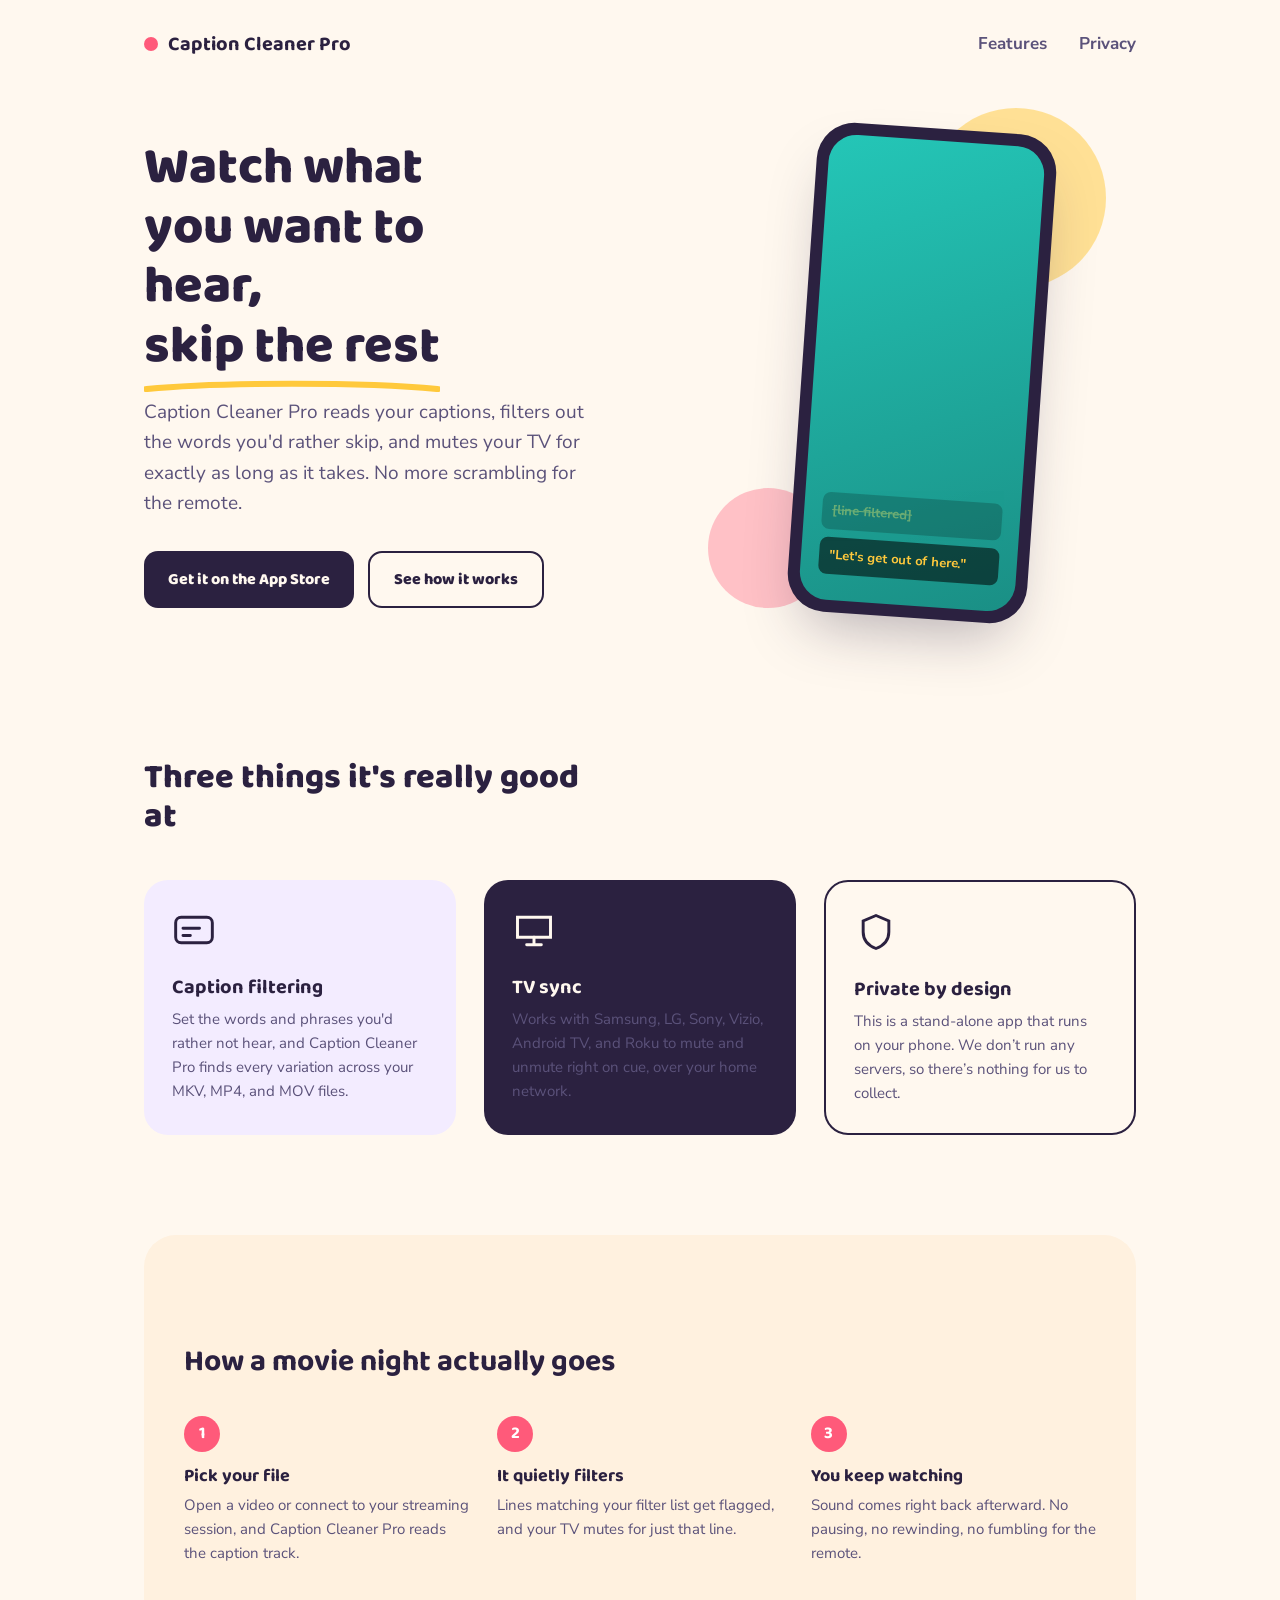
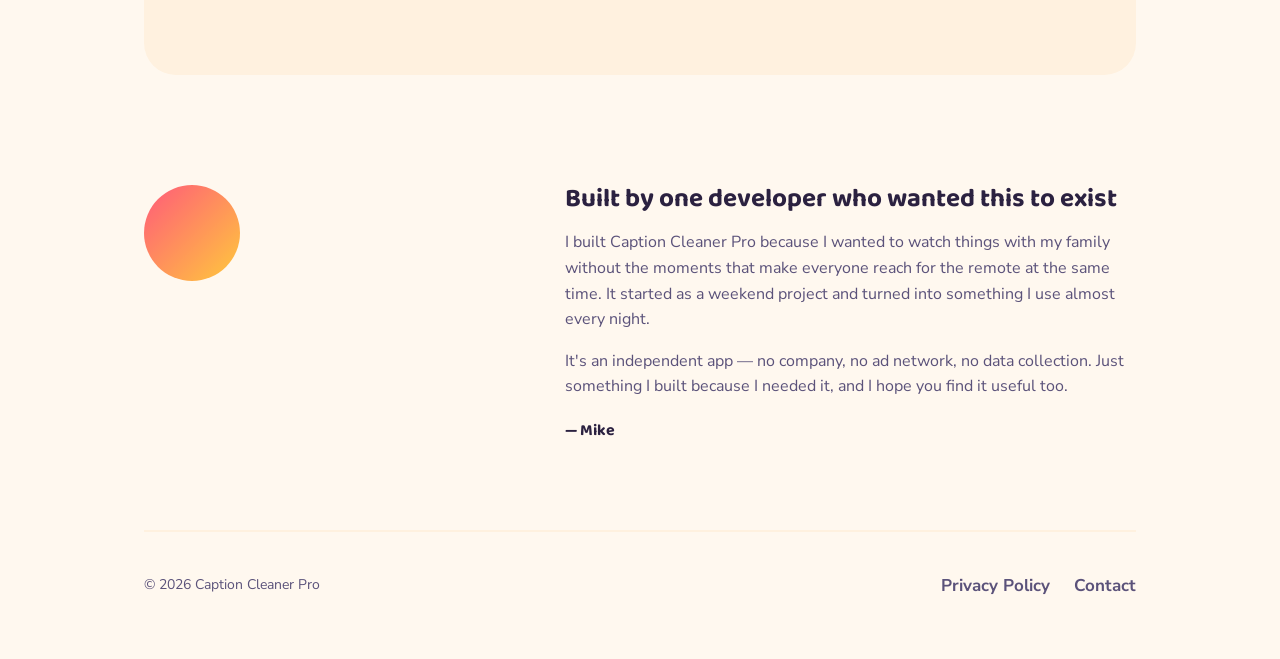
<file: index.html>
<!DOCTYPE html>
<html lang="en">
<head>
<meta charset="UTF-8">
<meta name="viewport" content="width=device-width, initial-scale=1.0">
<title>Caption Cleaner Pro — Watch on your terms</title>
<meta name="description" content="Caption Cleaner Pro filters what your captions say and quietly mutes your TV at the right moment.">
<link rel="stylesheet" href="style.css">
</head>
<body>

<div class="wrap">
  <nav class="nav">
    <a href="index.html" class="nav-brand"><span class="dot"></span>Caption Cleaner Pro</a>
    <div>
      <a href="#features" class="nav-link">Features</a>
      <a href="privacy-policy.html" class="nav-link">Privacy</a>
    </div>
  </nav>

  <section class="hero">
    <div>
      <h1>Watch what you want to hear, <span class="underline">skip the rest<svg viewBox="0 0 200 14" preserveAspectRatio="none"><path d="M2 9 C 50 2, 150 2, 198 9" stroke="#FFC93C" stroke-width="6" fill="none" stroke-linecap="round"/></svg></span></h1>
      <p class="lede">Caption Cleaner Pro reads your captions, filters out the words you'd rather skip, and mutes your TV for exactly as long as it takes. No more scrambling for the remote.</p>
      <div class="cta-row">
        <a class="btn btn-primary" href="#">Get it on the App Store</a>
        <a class="btn btn-secondary" href="#how">See how it works</a>
      </div>
    </div>
    <div class="phone-stage">
      <div class="blob blob-1"></div>
      <div class="blob blob-2"></div>
      <div class="phone">
        <div class="phone-screen">
          <div class="phone-caption muted">[line filtered]</div>
          <div class="phone-caption">"Let's get out of here."</div>
        </div>
      </div>
    </div>
  </section>

  <section class="features" id="features">
    <div class="features-head">
      <h2>Three things it's really good at</h2>
    </div>
    <div class="feature-grid">
      <div class="feature feature-1">
        <svg class="icon" viewBox="0 0 24 24" fill="none"><rect x="2" y="5" width="20" height="14" rx="3" stroke="#2B2140" stroke-width="1.6"/><path d="M6 15h4M6 11h9" stroke="#2B2140" stroke-width="1.6" stroke-linecap="round"/></svg>
        <h3>Caption filtering</h3>
        <p>Set the words and phrases you'd rather not hear, and Caption Cleaner Pro finds every variation across your MKV, MP4, and MOV files.</p>
      </div>
      <div class="feature feature-2">
        <svg class="icon" viewBox="0 0 24 24" fill="none"><path d="M3 5h18v11H3z" stroke="#FFF8EF" stroke-width="1.6"/><path d="M8 20h8M12 16v4" stroke="#FFF8EF" stroke-width="1.6" stroke-linecap="round"/></svg>
        <h3>TV sync</h3>
        <p>Works with Samsung, LG, Sony, Vizio, Android TV, and Roku to mute and unmute right on cue, over your home network.</p>
      </div>
      <div class="feature feature-3">
        <svg class="icon" viewBox="0 0 24 24" fill="none"><path d="M12 3l7 3v6c0 4.5-3 7.5-7 9-4-1.5-7-4.5-7-9V6l7-3z" stroke="#2B2140" stroke-width="1.6"/></svg>
        <h3>Private by design</h3>
        <p>This is a stand-alone app that runs on your phone. We don’t run any servers, so there’s nothing for us to collect.</p>

      </div>
    </div>
  </section>

  <section class="how" id="how">
    <div class="how-inner">
      <h2>How a movie night actually goes</h2>
      <div class="steps">
        <div class="step">
          <div class="step-num">1</div>
          <h3>Pick your file</h3>
          <p>Open a video or connect to your streaming session, and Caption Cleaner Pro reads the caption track.</p>
        </div>
        <div class="step">
          <div class="step-num">2</div>
          <h3>It quietly filters</h3>
          <p>Lines matching your filter list get flagged, and your TV mutes for just that line.</p>
        </div>
        <div class="step">
          <div class="step-num">3</div>
          <h3>You keep watching</h3>
          <p>Sound comes right back afterward. No pausing, no rewinding, no fumbling for the remote.</p>
        </div>
      </div>
    </div>
  </section>

  <section class="note">
    <div class="note-avatar"></div>
    <div>
      <h2>Built by one developer who wanted this to exist</h2>
      <p>I built Caption Cleaner Pro because I wanted to watch things with my family without the moments that make everyone reach for the remote at the same time. It started as a weekend project and turned into something I use almost every night.</p>
      <p>It's an independent app — no company, no ad network, no data collection. Just something I built because I needed it, and I hope you find it useful too.</p>
      <p class="signoff">— Mike</p>
    </div>
  </section>

  <footer class="footer">
    <div class="footer-brand">© 2026 Caption Cleaner Pro</div>
    <div class="footer-links">
      <a href="privacy-policy.html">Privacy Policy</a>
      <a href="mailto:mailto:caption-cleaner-pro-app@gmail.com">Contact</a>
    </div>
  </footer>
</div>

</body>
</html>
</file>
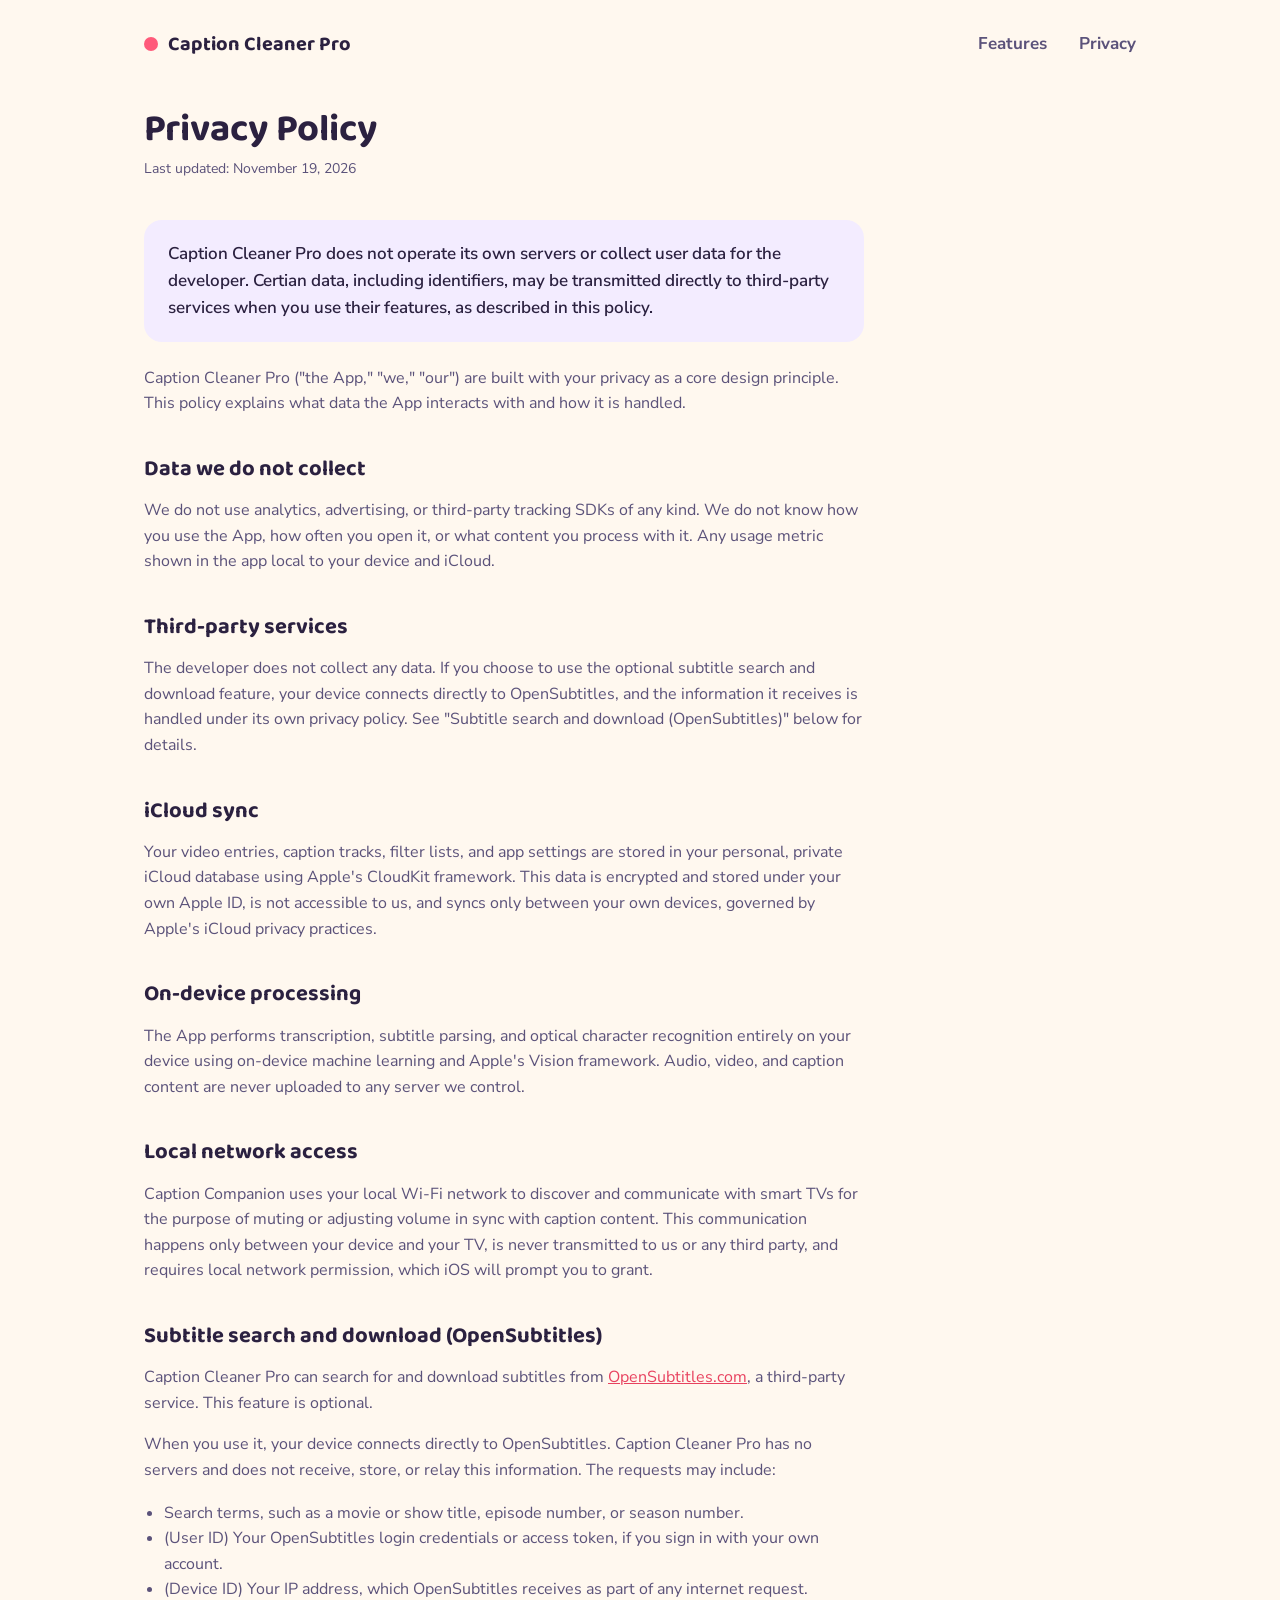
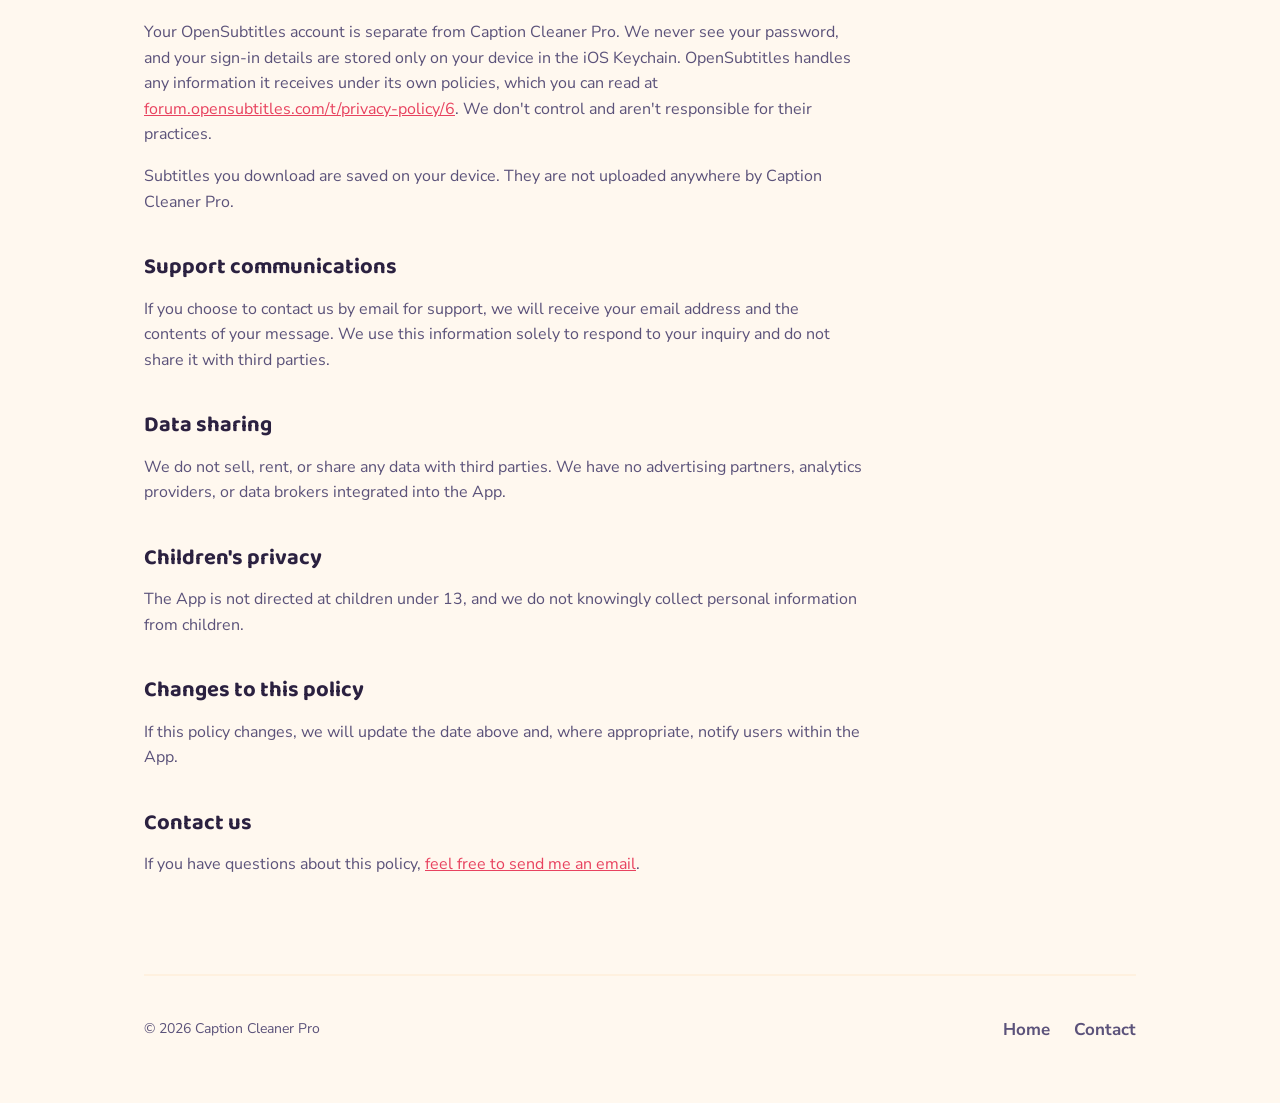
<file: privacy-policy.html>
<!DOCTYPE html>
<html lang="en">
<head>
<meta charset="UTF-8">
<meta name="viewport" content="width=device-width, initial-scale=1.0">
<title>Caption Cleaner Pro — Watch on your terms</title>
<meta name="description" content="Caption Cleaner Pro filters what your captions say and quietly mutes your TV at the right moment.">
<link rel="stylesheet" href="style.css">
</head>
<body>

<div class="wrap">
  <nav class="nav">
    <a href="index.html" class="nav-brand"><span class="dot"></span>Caption Cleaner Pro</a>
    <div>
      <a href="#features" class="nav-link">Features</a>
      <a href="privacy-policy.html" class="nav-link">Privacy</a>
    </div>
  </nav>
  <article class="policy">
    <h1>Privacy Policy</h1>
    <span class="updated">Last updated: November 19, 2026</span>

    <div class="callout">Caption Cleaner Pro does not operate its own servers or collect user data for the developer. Certian data, including identifiers, may be transmitted directly to third-party services when you use their features, as described in this policy.</div>

    <p>Caption Cleaner Pro ("the App," "we," "our") are built with your privacy as a core design principle. This policy explains what data the App interacts with and how it is handled.</p>

    <h2>Data we do not collect</h2>
    <p>We do not use analytics, advertising, or third-party tracking SDKs of any kind. We do not know how you use the App, how often you open it, or what content you process with it. Any usage metric shown in the app local to your device and iCloud.</p>

    <h2>Third-party services</h2>
    <p>The developer does not collect any data. If you choose to use the optional subtitle search and download feature, your device connects directly to OpenSubtitles, and the information it receives is handled under its own privacy policy. See "Subtitle search and download (OpenSubtitles)" below for details.</p>

    <h2>iCloud sync</h2>
    <p>Your video entries, caption tracks, filter lists, and app settings are stored in your personal, private iCloud database using Apple's CloudKit framework. This data is encrypted and stored under your own Apple ID, is not accessible to us, and syncs only between your own devices, governed by Apple's iCloud privacy practices.</p>

    <h2>On-device processing</h2>
    <p>The App performs transcription, subtitle parsing, and optical character recognition entirely on your device using on-device machine learning and Apple's Vision framework. Audio, video, and caption content are never uploaded to any server we control.</p>

    <h2>Local network access</h2>
    <p>Caption Companion uses your local Wi-Fi network to discover and communicate with smart TVs for the purpose of muting or adjusting volume in sync with caption content. This communication happens only between your device and your TV, is never transmitted to us or any third party, and requires local network permission, which iOS will prompt you to grant.</p>

        <h2>Subtitle search and download (OpenSubtitles)</h2>
    <p>Caption Cleaner Pro can search for and download subtitles from <a href="https://www.opensubtitles.com">OpenSubtitles.com</a>, a third-party service. This feature is optional.</p>
    <p>When you use it, your device connects directly to OpenSubtitles. Caption Cleaner Pro has no servers and does not receive, store, or relay this information. The requests may include:</p>
    <ul>
      <li>Search terms, such as a movie or show title, episode number, or season number.</li>
      <li>(User ID) Your OpenSubtitles login credentials or access token, if you sign in with your own account.</li>
      <li>(Device ID) Your IP address, which OpenSubtitles receives as part of any internet request.</li>
    </ul>
    <p>Your OpenSubtitles account is separate from Caption Cleaner Pro. We never see your password, and your sign-in details are stored only on your device in the iOS Keychain. OpenSubtitles handles any information it receives under its own policies, which you can read at <a href="https://forum.opensubtitles.com/t/privacy-policy/6">forum.opensubtitles.com/t/privacy-policy/6</a>. We don't control and aren't responsible for their practices.</p>
    <p>Subtitles you download are saved on your device. They are not uploaded anywhere by Caption Cleaner Pro.</p>
    <h2>Support communications</h2>
    <p>If you choose to contact us by email for support, we will receive your email address and the contents of your message. We use this information solely to respond to your inquiry and do not share it with third parties.</p>

    <h2>Data sharing</h2>
    <p>We do not sell, rent, or share any data with third parties. We have no advertising partners, analytics providers, or data brokers integrated into the App.</p>

    <h2>Children's privacy</h2>
    <p>The App is not directed at children under 13, and we do not knowingly collect personal information from children.</p>

    <h2>Changes to this policy</h2>
    <p>If this policy changes, we will update the date above and, where appropriate, notify users within the App.</p>

    <h2>Contact us</h2>
    <p>If you have questions about this policy, <a href="mailto:caption-cleaner-pro-app@gmail.com?subject=Privacy Policy">feel free to send me an email</a>.</p>
  </article>


  <footer class="footer">
    <div class="footer-brand">© 2026 Caption Cleaner Pro</div>
    <div class="footer-links">
      <a href="index.html">Home</a>
      <a href="mailto:caption-cleaner-pro-app@gmail.com">Contact</a>
    </div>
  </footer>
</div>

</body>
</html>
</file>
<file: style.css>
@import url('https://fonts.googleapis.com/css2?family=Baloo+2:wght@500;600;700;800&family=Nunito+Sans:wght@400;600;700;800&display=swap');

:root {
  --cream: #FFF8EF;
  --cream-deep: #FFF1DF;
  --ink: #2B2140;
  --ink-soft: #5B527A;
  --coral: #FF5A7A;
  --coral-deep: #E8425F;
  --yellow: #FFC93C;
  --teal: #24C6B7;
  --lavender: #F3ECFF;
  --max-width: 1040px;
}

* { box-sizing: border-box; }

body {
  margin: 0;
  background: var(--cream);
  color: var(--ink);
  font-family: 'Nunito Sans', sans-serif;
  font-size: 17px;
  line-height: 1.6;
}

h1, h2, h3 {
  font-family: 'Baloo 2', sans-serif;
  color: var(--ink);
  line-height: 1.15;
  margin: 0;
}

a { color: var(--coral-deep); }

.wrap {
  max-width: var(--max-width);
  margin: 0 auto;
  padding: 0 24px;
}

/* ---------- NAV ---------- */
.nav {
  display: flex;
  align-items: center;
  justify-content: space-between;
  padding: 28px 0;
}
.nav-brand {
  display: flex;
  align-items: center;
  gap: 10px;
  font-family: 'Baloo 2', sans-serif;
  font-weight: 700;
  font-size: 20px;
  text-decoration: none;
  color: var(--ink);
}
.nav-brand .dot {
  width: 14px;
  height: 14px;
  border-radius: 50%;
  background: var(--coral);
  display: inline-block;
}
.nav a.nav-link {
  color: var(--ink-soft);
  text-decoration: none;
  font-weight: 700;
  margin-left: 28px;
}
.nav a.nav-link:hover { color: var(--coral-deep); }

/* ---------- HERO ---------- */
.hero {
  display: grid;
  grid-template-columns: 1.1fr 0.9fr;
  gap: 40px;
  align-items: center;
  padding: 40px 0 80px;
}
.hero h1 {
  font-size: 52px;
  font-weight: 800;
  max-width: 11ch;
}
.hero h1 .underline {
  position: relative;
  white-space: nowrap;
}
.hero h1 .underline svg {
  position: absolute;
  left: 0;
  bottom: -6px;
  width: 100%;
  height: 14px;
}
.hero p.lede {
  font-size: 19px;
  color: var(--ink-soft);
  max-width: 42ch;
  margin-top: 20px;
}
.cta-row {
  display: flex;
  gap: 14px;
  margin-top: 32px;
  flex-wrap: wrap;
}
.btn {
  display: inline-flex;
  align-items: center;
  gap: 8px;
  padding: 14px 24px;
  border-radius: 14px;
  font-weight: 800;
  font-family: 'Baloo 2', sans-serif;
  text-decoration: none;
  font-size: 16px;
}
.btn-primary {
  background: var(--ink);
  color: var(--cream);
}
.btn-secondary {
  background: transparent;
  color: var(--ink);
  border: 2px solid var(--ink);
}

/* ---------- PHONE MOCKUP (placeholder) ---------- */
.phone-stage {
  position: relative;
  display: flex;
  justify-content: center;
}
.phone {
  width: 240px;
  height: 490px;
  background: var(--ink);
  border-radius: 38px;
  padding: 12px;
  transform: rotate(4deg);
  box-shadow: 0 30px 60px -20px rgba(43, 33, 64, 0.35);
}
.phone-screen {
  width: 100%;
  height: 100%;
  border-radius: 28px;
  background: linear-gradient(160deg, var(--teal) 0%, #1a8f85 100%);
  overflow: hidden;
  position: relative;
  display: flex;
  flex-direction: column;
  justify-content: flex-end;
  padding: 18px;
}
.phone-caption {
  background: rgba(0,0,0,0.55);
  color: var(--yellow);
  font-weight: 700;
  font-size: 13px;
  padding: 8px 10px;
  border-radius: 8px;
  margin-bottom: 8px;
  font-family: 'Nunito Sans', sans-serif;
}
.phone-caption.muted { opacity: 0.35; text-decoration: line-through; }
.blob {
  position: absolute;
  border-radius: 50%;
  z-index: -1;
}
.blob-1 {
  width: 180px; height: 180px;
  background: var(--yellow);
  opacity: 0.5;
  top: -20px; right: 30px;
}
.blob-2 {
  width: 120px; height: 120px;
  background: var(--coral);
  opacity: 0.35;
  bottom: 10px; left: 0;
}

/* ---------- FEATURES ---------- */
.features {
  padding: 60px 0;
}
.features-head {
  max-width: 46ch;
  margin-bottom: 44px;
}
.features-head h2 { font-size: 34px; font-weight: 800; }
.feature-grid {
  display: grid;
  grid-template-columns: repeat(3, 1fr);
  gap: 28px;
}
.feature {
  padding: 28px;
}
.feature-1 {
  background: var(--lavender);
  border-radius: 24px;
}
.feature-2 {
  background: var(--ink);
  color: var(--cream);
  border-radius: 24px;
}
.feature-2 h3 { color: var(--cream); }
.feature-2 p { color: #D8D0EE; }
.feature-3 {
  border: 2px solid var(--ink);
  border-radius: 24px;
}
.feature .icon {
  width: 44px; height: 44px;
  margin-bottom: 16px;
}
.feature h3 {
  font-size: 20px;
  margin-bottom: 8px;
}
.feature p {
  color: var(--ink-soft);
  font-size: 15px;
  margin: 0;
}

/* ---------- HOW IT WORKS ---------- */
.how {
  padding: 60px 0;
  background: var(--cream-deep);
  border-radius: 32px;
  margin: 40px 0;
}
.how-inner { padding: 50px 40px; }
.how h2 { font-size: 30px; margin-bottom: 36px; }
.steps {
  display: grid;
  grid-template-columns: repeat(3, 1fr);
  gap: 28px;
}
.step-num {
  width: 36px; height: 36px;
  border-radius: 50%;
  background: var(--coral);
  color: white;
  font-family: 'Baloo 2', sans-serif;
  font-weight: 700;
  display: flex;
  align-items: center;
  justify-content: center;
  margin-bottom: 14px;
}
.step h3 { font-size: 18px; margin-bottom: 6px; }
.step p { color: var(--ink-soft); font-size: 15px; margin: 0; }

/* ---------- PERSONAL NOTE ---------- */
.note {
  padding: 70px 0;
  display: grid;
  grid-template-columns: 0.4fr 0.6fr;
  gap: 40px;
  align-items: start;
}
.note-avatar {
  width: 96px; height: 96px;
  border-radius: 50%;
  background: linear-gradient(135deg, var(--coral), var(--yellow));
}
.note h2 { font-size: 26px; margin-bottom: 16px; }
.note p { color: var(--ink-soft); font-size: 16px; }
.note .signoff {
  font-family: 'Baloo 2', sans-serif;
  color: var(--ink);
  font-weight: 700;
  margin-top: 18px;
}

/* ---------- FOOTER ---------- */
.footer {
  padding: 40px 0 60px;
  border-top: 2px solid var(--cream-deep);
  display: flex;
  justify-content: space-between;
  align-items: center;
  flex-wrap: wrap;
  gap: 16px;
}
.footer-links a {
  color: var(--ink-soft);
  text-decoration: none;
  font-weight: 700;
  margin-left: 20px;
}
.footer-links a:hover { color: var(--coral-deep); }
.footer-brand { color: var(--ink-soft); font-size: 14px; }

/* ---------- PRIVACY POLICY PAGE ---------- */
.policy {
  padding: 20px 0 80px;
  max-width: 720px;
}
.policy h1 {
  font-size: 38px;
  margin-bottom: 6px;
}
.policy .updated {
  color: var(--ink-soft);
  font-size: 14px;
  margin-bottom: 40px;
  display: block;
}
.policy h2 {
  font-size: 22px;
  margin-top: 40px;
  margin-bottom: 12px;
}
.policy p, .policy li {
  color: var(--ink-soft);
  font-size: 16px;
}
.policy .callout {
  background: var(--lavender);
  border-radius: 18px;
  padding: 20px 24px;
  color: var(--ink);
  font-weight: 600;
  margin: 24px 0;
}
.policy ul { padding-left: 20px; }

/* ---------- RESPONSIVE ---------- */
@media (max-width: 760px) {
  .hero { grid-template-columns: 1fr; padding-bottom: 50px; }
  .hero h1 { font-size: 38px; }
  .phone-stage { order: -1; }
  .phone { width: 200px; height: 410px; }
  .feature-grid { grid-template-columns: 1fr; }
  .steps { grid-template-columns: 1fr; }
  .note { grid-template-columns: 1fr; }
  .footer { flex-direction: column; align-items: flex-start; }
  .footer-links a { margin-left: 0; margin-right: 16px; }
}

@media (prefers-reduced-motion: reduce) {
  * { transition: none !important; animation: none !important; }
}
</file>
